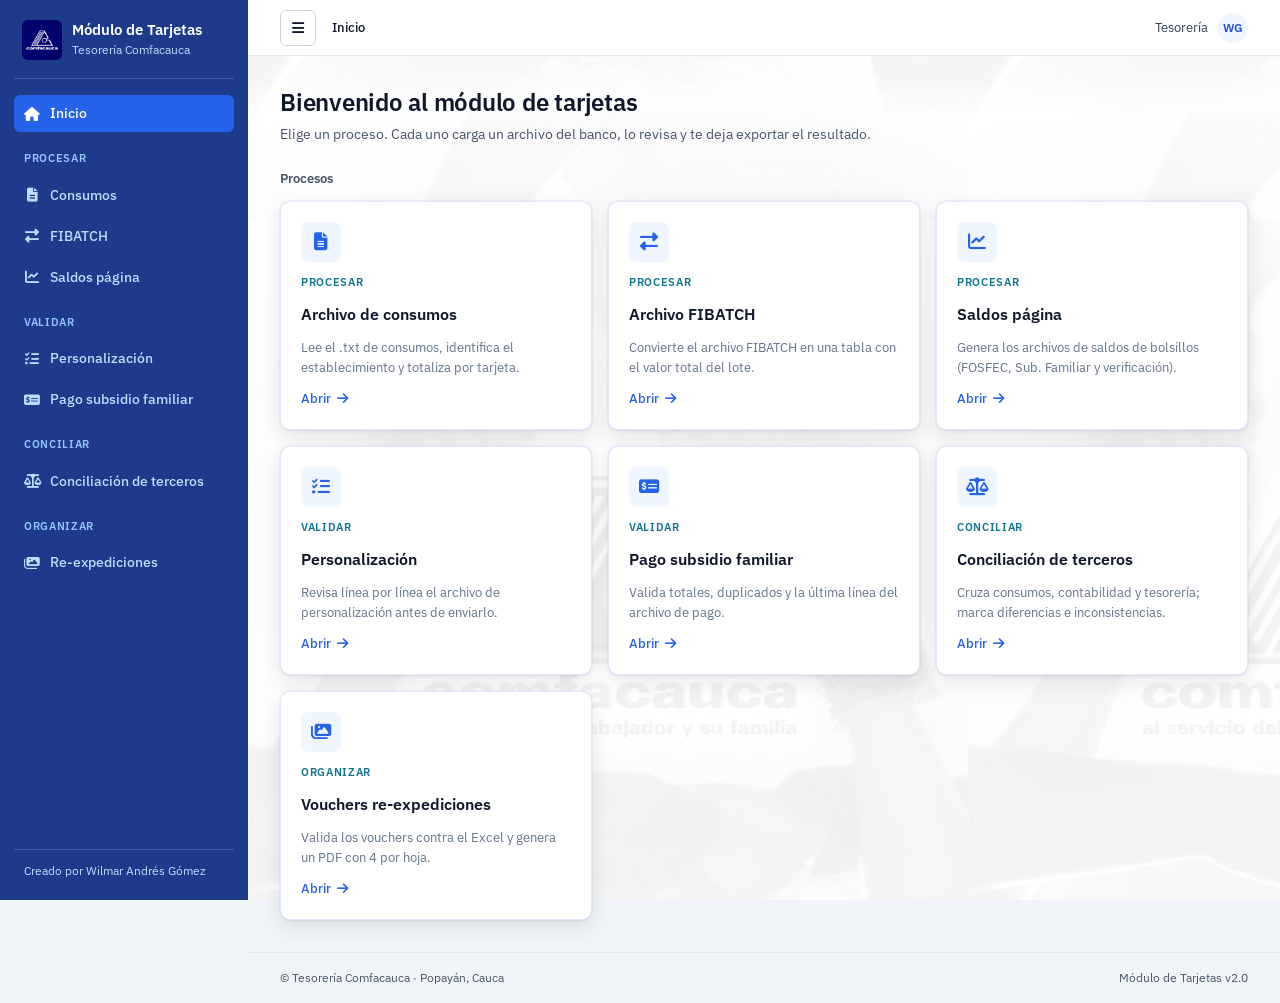
<file: index.html>
<!DOCTYPE html>
<html lang="es">
<head>
<meta charset="UTF-8">
<meta name="viewport" content="width=device-width, initial-scale=1.0">
<title>Inicio | Módulo de Tarjetas</title>
<link rel="apple-touch-icon" sizes="180x180" href="imagen/apple-touch-icon.png">
<link rel="icon" type="image/png" sizes="32x32" href="imagen/favicon-32x32.png">
<link rel="icon" type="image/png" sizes="16x16" href="imagen/favicon-16x16.png">
<link rel="manifest" href="imagen/site.webmanifest">
<link rel="preconnect" href="https://fonts.googleapis.com">
<link href="https://fonts.googleapis.com/css2?family=IBM+Plex+Sans:wght@400;500;600&family=IBM+Plex+Mono:wght@500&display=swap" rel="stylesheet">
<link rel="stylesheet" href="https://cdnjs.cloudflare.com/ajax/libs/font-awesome/6.4.0/css/all.min.css">
<link rel="stylesheet" href="css/app.css">
</head>
<body>
<div class="app">
<aside class="sidebar" aria-label="Navegación principal">
  <a class="sidebar__brand" href="index.html"><img src="imagen/Logo.png" alt="Comfacauca"><div><b>Módulo de Tarjetas</b><span>Tesorería Comfacauca</span></div></a>
  <a class="sidebar__link is-active" aria-current="page" href="index.html"><i class="fa-solid fa-house"></i>Inicio</a>
  <div class="sidebar__group">Procesar</div>
  <a class="sidebar__link" href="Consumos/procesar_consumos.html"><i class="fa-solid fa-file-lines"></i>Consumos</a>
  <a class="sidebar__link" href="Fibatch/procesar_fibatch.html"><i class="fa-solid fa-right-left"></i>FIBATCH</a>
  <a class="sidebar__link" href="SaldosPagina/SaldosPagina.html"><i class="fa-solid fa-chart-line"></i>Saldos página</a>
  <div class="sidebar__group">Validar</div>
  <a class="sidebar__link" href="ValidarArchivosPersonalizacion/validarPersonalizacion.html"><i class="fa-solid fa-list-check"></i>Personalización</a>
  <a class="sidebar__link" href="ValidarArchivoPago/validarArchivoPago.html"><i class="fa-solid fa-money-check-dollar"></i>Pago subsidio familiar</a>
  <div class="sidebar__group">Conciliar</div>
  <a class="sidebar__link" href="Conciliacion/index.html"><i class="fa-solid fa-scale-balanced"></i>Conciliación de terceros</a>
  <div class="sidebar__group">Organizar</div>
  <a class="sidebar__link" href="ReexpedicionesVouchers/vouchers.html"><i class="fa-solid fa-images"></i>Re-expediciones</a>
  <div class="sidebar__foot">Creado por Wilmar Andrés Gómez</div>
</aside>
<div class="main">
  <header class="topbar"><nav class="breadcrumb"><b>Inicio</b></nav><div class="topbar__user">Tesorería <span class="avatar">WG</span></div></header>
  <main class="content">
    <div class="page-head"><div><h1>Bienvenido al módulo de tarjetas</h1><p>Elige un proceso. Cada uno carga un archivo del banco, lo revisa y te deja exportar el resultado.</p></div></div>
    <p class="section-title">Procesos</p>
    <div class="module-grid">
      <a class="card module-card" href="Consumos/procesar_consumos.html"><span class="module-card__icon"><i class="fa-solid fa-file-lines"></i></span><span class="module-card__tag">Procesar</span><h3>Archivo de consumos</h3><p>Lee el .txt de consumos, identifica el establecimiento y totaliza por tarjeta.</p><span class="module-card__go">Abrir <i class="fa-solid fa-arrow-right"></i></span></a>
      <a class="card module-card" href="Fibatch/procesar_fibatch.html"><span class="module-card__icon"><i class="fa-solid fa-right-left"></i></span><span class="module-card__tag">Procesar</span><h3>Archivo FIBATCH</h3><p>Convierte el archivo FIBATCH en una tabla con el valor total del lote.</p><span class="module-card__go">Abrir <i class="fa-solid fa-arrow-right"></i></span></a>
      <a class="card module-card" href="SaldosPagina/SaldosPagina.html"><span class="module-card__icon"><i class="fa-solid fa-chart-line"></i></span><span class="module-card__tag">Procesar</span><h3>Saldos página</h3><p>Genera los archivos de saldos de bolsillos (FOSFEC, Sub. Familiar y verificación).</p><span class="module-card__go">Abrir <i class="fa-solid fa-arrow-right"></i></span></a>
      <a class="card module-card" href="ValidarArchivosPersonalizacion/validarPersonalizacion.html"><span class="module-card__icon"><i class="fa-solid fa-list-check"></i></span><span class="module-card__tag">Validar</span><h3>Personalización</h3><p>Revisa línea por línea el archivo de personalización antes de enviarlo.</p><span class="module-card__go">Abrir <i class="fa-solid fa-arrow-right"></i></span></a>
      <a class="card module-card" href="ValidarArchivoPago/validarArchivoPago.html"><span class="module-card__icon"><i class="fa-solid fa-money-check-dollar"></i></span><span class="module-card__tag">Validar</span><h3>Pago subsidio familiar</h3><p>Valida totales, duplicados y la última línea del archivo de pago.</p><span class="module-card__go">Abrir <i class="fa-solid fa-arrow-right"></i></span></a>
      <a class="card module-card" href="Conciliacion/index.html"><span class="module-card__icon"><i class="fa-solid fa-scale-balanced"></i></span><span class="module-card__tag">Conciliar</span><h3>Conciliación de terceros</h3><p>Cruza consumos, contabilidad y tesorería; marca diferencias e inconsistencias.</p><span class="module-card__go">Abrir <i class="fa-solid fa-arrow-right"></i></span></a>
      <a class="card module-card" href="ReexpedicionesVouchers/vouchers.html"><span class="module-card__icon"><i class="fa-solid fa-images"></i></span><span class="module-card__tag">Organizar</span><h3>Vouchers re-expediciones</h3><p>Valida los vouchers contra el Excel y genera un PDF con 4 por hoja.</p><span class="module-card__go">Abrir <i class="fa-solid fa-arrow-right"></i></span></a>
    </div>
  </main>
  <footer class="footer"><span>© Tesorería Comfacauca · Popayán, Cauca</span><span>Módulo de Tarjetas v2.0</span></footer>
</div>
</div>
<script src="css/layout.js"></script>
</body>
</html>
</file>
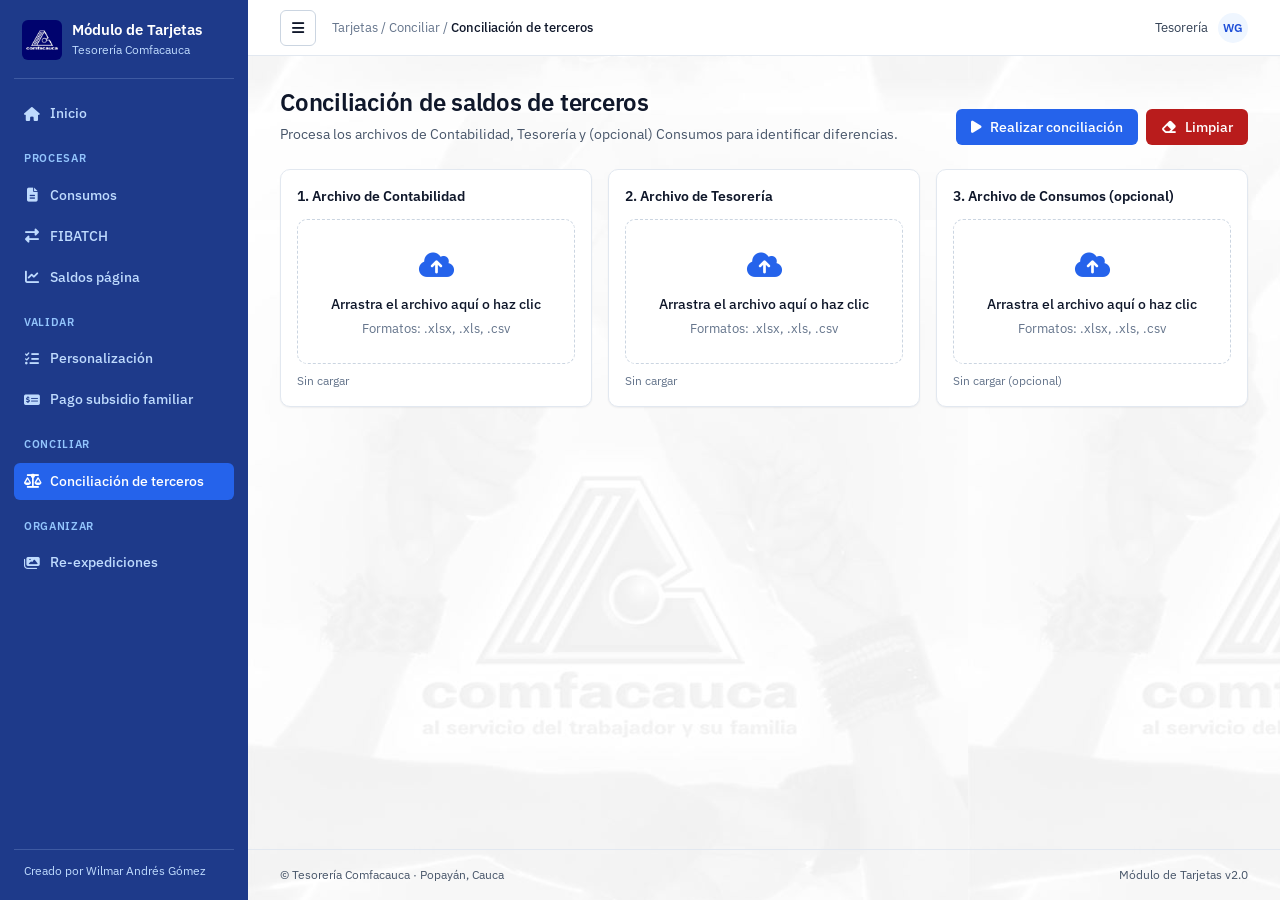
<file: Conciliacion/index.html>
<!DOCTYPE html>
<html lang="es">
<head>
<meta charset="UTF-8">
<meta name="viewport" content="width=device-width, initial-scale=1.0">
<title>Conciliación de terceros | Módulo de Tarjetas</title>
<link rel="apple-touch-icon" sizes="180x180" href="../imagen/apple-touch-icon.png">
<link rel="icon" type="image/png" sizes="32x32" href="../imagen/favicon-32x32.png">
<link rel="icon" type="image/png" sizes="16x16" href="../imagen/favicon-16x16.png">
<link rel="manifest" href="../imagen/site.webmanifest">
<link rel="preconnect" href="https://fonts.googleapis.com">
<link href="https://fonts.googleapis.com/css2?family=IBM+Plex+Sans:wght@400;500;600&family=IBM+Plex+Mono:wght@500&display=swap" rel="stylesheet">
<link rel="stylesheet" href="https://cdnjs.cloudflare.com/ajax/libs/font-awesome/6.4.0/css/all.min.css">
<link rel="stylesheet" href="../css/app.css">
</head>
<body>
<div class="app">
<aside class="sidebar" aria-label="Navegación principal">
  <a class="sidebar__brand" href="../index.html"><img src="../imagen/Logo.png" alt="Comfacauca"><div><b>Módulo de Tarjetas</b><span>Tesorería Comfacauca</span></div></a>
  <a class="sidebar__link" href="../index.html"><i class="fa-solid fa-house"></i>Inicio</a>
  <div class="sidebar__group">Procesar</div>
  <a class="sidebar__link" href="../Consumos/procesar_consumos.html"><i class="fa-solid fa-file-lines"></i>Consumos</a>
  <a class="sidebar__link" href="../Fibatch/procesar_fibatch.html"><i class="fa-solid fa-right-left"></i>FIBATCH</a>
  <a class="sidebar__link" href="../SaldosPagina/SaldosPagina.html"><i class="fa-solid fa-chart-line"></i>Saldos página</a>
  <div class="sidebar__group">Validar</div>
  <a class="sidebar__link" href="../ValidarArchivosPersonalizacion/validarPersonalizacion.html"><i class="fa-solid fa-list-check"></i>Personalización</a>
  <a class="sidebar__link" href="../ValidarArchivoPago/validarArchivoPago.html"><i class="fa-solid fa-money-check-dollar"></i>Pago subsidio familiar</a>
  <div class="sidebar__group">Conciliar</div>
  <a class="sidebar__link is-active" aria-current="page" href="../Conciliacion/index.html"><i class="fa-solid fa-scale-balanced"></i>Conciliación de terceros</a>
  <div class="sidebar__group">Organizar</div>
  <a class="sidebar__link" href="../ReexpedicionesVouchers/vouchers.html"><i class="fa-solid fa-images"></i>Re-expediciones</a>
  <div class="sidebar__foot">Creado por Wilmar Andrés Gómez</div>
</aside>
<div class="main">
  <header class="topbar"><nav class="breadcrumb"><a href="../index.html">Tarjetas</a> / Conciliar / <b>Conciliación de terceros</b></nav><div class="topbar__user">Tesorería <span class="avatar">WG</span></div></header>
  <main class="content">
    <div class="page-head">
      <div><h1>Conciliación de saldos de terceros</h1><p>Procesa los archivos de Contabilidad, Tesorería y (opcional) Consumos para identificar diferencias.</p></div>
      <div class="page-head__actions">
        <button id="btnProcesar" class="btn btn--primary"><i class="fa-solid fa-play"></i>Realizar conciliación</button>
        <button id="btnReiniciar" class="btn btn--danger"><i class="fa-solid fa-eraser"></i>Limpiar</button>
        <button id="btnDescargar" class="btn btn--secondary" hidden><i class="fa-solid fa-download"></i>Descargar reporte</button>
      </div>
    </div>

    <div class="upload-grid">
        <article class="card upload-card" id="card-contabilidad">
          <div class="card-header"><h2>1. Archivo de Contabilidad</h2></div>
          <label id="dropZone-contabilidad" class="dropzone" for="inputContabilidad">
            <div class="dropzone__icon"><i class="fa-solid fa-cloud-arrow-up"></i></div>
            <p class="drop-title dropzone__title">Arrastra el archivo aquí o haz clic</p>
            <p class="drop-subtitle dropzone__hint">Formatos: .xlsx, .xls, .csv</p>
          </label>
          <input type="file" id="inputContabilidad" accept=".xlsx,.xls,.csv" class="file-input" style="display: none;">
          <p id="estado-contabilidad" class="file-status">Sin cargar</p>
        </article>
        <article class="card upload-card" id="card-tesoreria">
          <div class="card-header"><h2>2. Archivo de Tesorería</h2></div>
          <label id="dropZone-tesoreria" class="dropzone" for="inputTesoreria">
            <div class="dropzone__icon"><i class="fa-solid fa-cloud-arrow-up"></i></div>
            <p class="drop-title dropzone__title">Arrastra el archivo aquí o haz clic</p>
            <p class="drop-subtitle dropzone__hint">Formatos: .xlsx, .xls, .csv</p>
          </label>
          <input type="file" id="inputTesoreria" accept=".xlsx,.xls,.csv" class="file-input" style="display: none;">
          <p id="estado-tesoreria" class="file-status">Sin cargar</p>
        </article>
        <article class="card upload-card" id="card-consumos">
          <div class="card-header"><h2>3. Archivo de Consumos (opcional)</h2></div>
          <label id="dropZone-consumos" class="dropzone" for="inputConsumos">
            <div class="dropzone__icon"><i class="fa-solid fa-cloud-arrow-up"></i></div>
            <p class="drop-title dropzone__title">Arrastra el archivo aquí o haz clic</p>
            <p class="drop-subtitle dropzone__hint">Formatos: .xlsx, .xls, .csv</p>
          </label>
          <input type="file" id="inputConsumos" accept=".xlsx,.xls,.csv" class="file-input" style="display: none;">
          <p id="estado-consumos" class="file-status">Sin cargar (opcional)</p>
        </article>
    </div>

    <section id="resumenSection" class="card section-card" hidden>
      <h2>Resumen de resultados</h2>
      <div class="summary-grid">
        <div class="summary-item"><span>Contabilidad</span><strong id="resumenTercerosCont">0</strong></div>
        <div class="summary-item"><span>Tesorería</span><strong id="resumenTercerosTes">0</strong></div>
        <div class="summary-item"><span>Conciliados</span><strong id="resumenConciliados">0</strong></div>
        <div class="summary-item"><span>Diferencias</span><strong id="resumenDiferencias">0</strong></div>
        <div class="summary-item"><span>Consumos procesados</span><strong id="resumenConsumos">0</strong></div>
        <div class="summary-item"><span>Valor consumos</span><strong id="resumenValorConsumos">$0</strong></div>
        <div class="summary-item"><span>Inconsistencias</span><strong id="resumenInconsistencias">0</strong></div>
      </div>
    </section>

    <section id="inconsistenciasSection" class="card section-card" hidden>
      <h2>Inconsistencias y alertas</h2>
      <div class="table-responsive">
        <table class="table table-sm" id="tablaInconsistencias">
          <thead><tr><th>Tipo</th><th>Documento</th><th>Tarjeta</th><th>Detalle</th></tr></thead>
          <tbody id="tablaInconsistenciasBody"></tbody>
        </table>
      </div>
    </section>

    <section id="resultadosSection" class="card section-card" hidden>
      <div class="section-header"><h2>Tabla de resultados</h2></div>
      <div class="filters">
        <input type="text" id="buscarDocumento" placeholder="Buscar documento">
        <input type="text" id="buscarNombre" placeholder="Buscar nombre">
        <input type="text" id="buscarTarjeta" placeholder="Buscar tarjeta">
      </div>
      <div class="table-responsive">
        <table id="tablaResultados" class="table">
          <thead>
            <tr>
              <th data-sort="documento">Documento</th>
              <th data-sort="nombre">Apellidos y nombres</th>
              <th data-sort="tarjeta">No. tarjeta</th>
              <th data-sort="saldoContabilidad" class="text-end">Saldo contabilidad</th>
              <th data-sort="consumos" class="text-end">Consumos</th>
              <th data-sort="saldoAjustado" class="text-end">Saldo con ajuste</th>
              <th data-sort="saldoTesoreria" class="text-end">Saldo tesorería</th>
              <th data-sort="diferencia" class="text-end">Diferencia</th>
              <th data-sort="estado">Estado</th>
            </tr>
          </thead>
          <tbody id="tablaResultadosBody"></tbody>
        </table>
      </div>
      <p class="table-count" id="resultadosCount"></p>
    </section>
  </main>
  <footer class="footer"><span>© Tesorería Comfacauca · Popayán, Cauca</span><span>Módulo de Tarjetas v2.0</span></footer>
</div>
</div>
<div id="overlayProcesando" class="overlay" hidden>
  <div class="overlay__box overlay-content"><div class="spinner"></div><p>Trabajando, por favor espera…</p></div>
</div>

<div id="toastContainer" class="toast-container"></div>

<script src="https://cdn.sheetjs.com/xlsx-0.20.3/package/dist/xlsx.full.min.js"></script>
<script src="js/ui.js"></script>
<script src="js/excel.js"></script>
<script src="js/conciliacion.js"></script>
<script src="js/app.js"></script>
<script>
        const zonas = [
            { drop: 'dropZone-contabilidad', input: 'inputContabilidad' },
            { drop: 'dropZone-tesoreria', input: 'inputTesoreria' },
            { drop: 'dropZone-consumos', input: 'inputConsumos' }
        ];

        zonas.forEach(z => {
            const dropZone = document.getElementById(z.drop);
            const input = document.getElementById(z.input);

            ['dragenter', 'dragover'].forEach(ev => {
                dropZone.addEventListener(ev, (e) => {
                    e.preventDefault();
                    e.stopPropagation();
                    dropZone.classList.add('dragover');
                });
            });

            ['dragleave', 'drop'].forEach(ev => {
                dropZone.addEventListener(ev, (e) => {
                    e.preventDefault();
                    e.stopPropagation();
                    dropZone.classList.remove('dragover');
                });
            });

            dropZone.addEventListener('drop', (e) => {
                const file = e.dataTransfer.files[0];
                if (file) {
                    const dataTransfer = new DataTransfer();
                    dataTransfer.items.add(file);
                    input.files = dataTransfer.files;
                    input.dispatchEvent(new Event('change'));
                    dropZone.classList.add('file-loaded');
                    dropZone.querySelector('.drop-title').innerHTML = `<i class="fas fa-check-circle"></i> ${file.name}`;
                    setTimeout(() => dropZone.classList.remove('file-loaded'), 1000);
                }
            });
        });

        function scrollToBottom() { window.scrollTo({ top: document.body.scrollHeight, behavior: 'smooth' }); }
        function scrollToTop() { window.scrollTo({ top: 0, behavior: 'smooth' }); }
    </script>
<script src="../css/dropzone.js"></script>
<script src="../css/layout.js"></script>
</body>
</html>
</file>
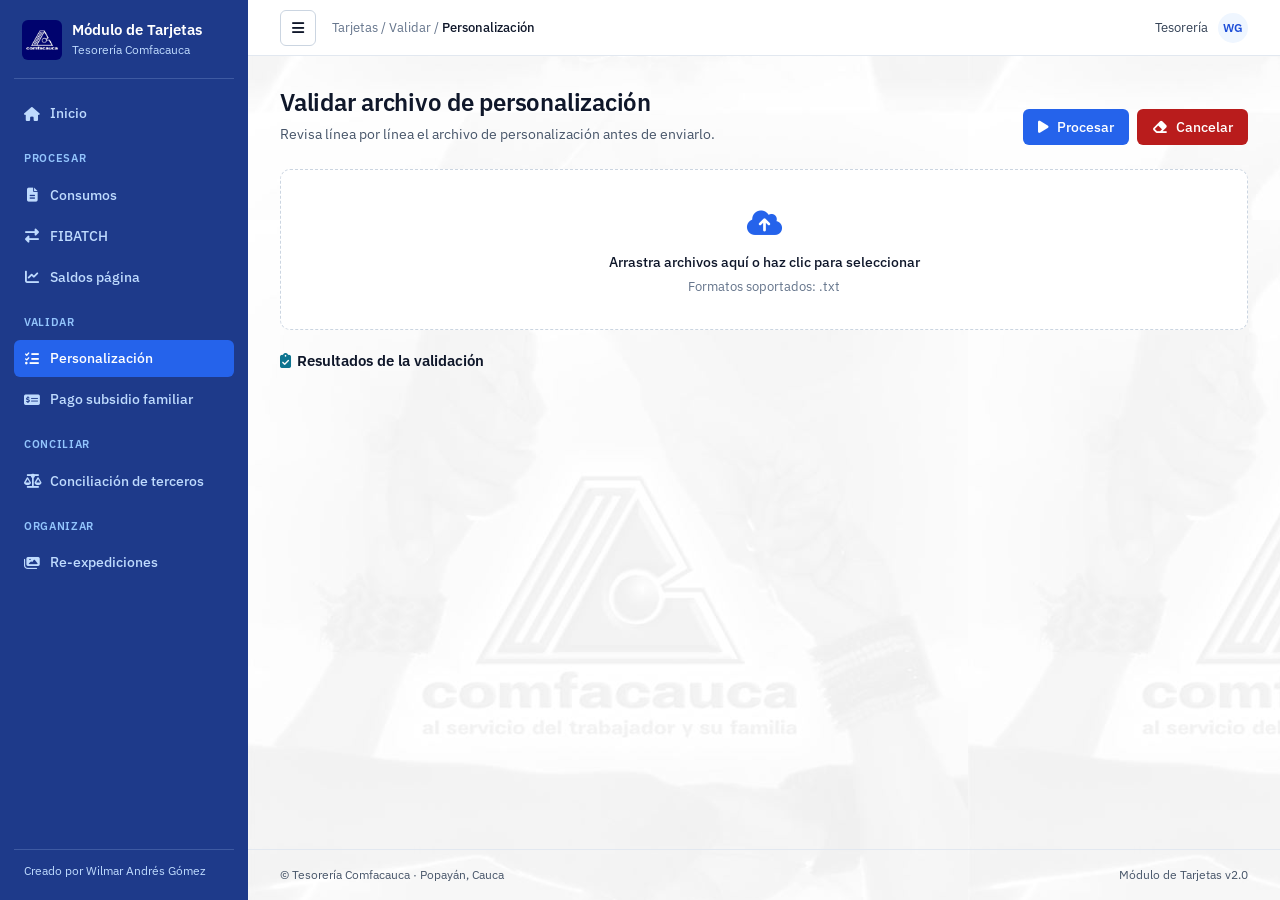
<file: ValidarArchivosPersonalizacion/validarPersonalizacion.html>
<!DOCTYPE html>
<html lang="es">
<head>
<meta charset="UTF-8">
<meta name="viewport" content="width=device-width, initial-scale=1.0">
<title>Validar personalización | Módulo de Tarjetas</title>
<link rel="apple-touch-icon" sizes="180x180" href="../imagen/apple-touch-icon.png">
<link rel="icon" type="image/png" sizes="32x32" href="../imagen/favicon-32x32.png">
<link rel="icon" type="image/png" sizes="16x16" href="../imagen/favicon-16x16.png">
<link rel="manifest" href="../imagen/site.webmanifest">
<link rel="preconnect" href="https://fonts.googleapis.com">
<link href="https://fonts.googleapis.com/css2?family=IBM+Plex+Sans:wght@400;500;600&family=IBM+Plex+Mono:wght@500&display=swap" rel="stylesheet">
<link rel="stylesheet" href="https://cdnjs.cloudflare.com/ajax/libs/font-awesome/6.4.0/css/all.min.css">
<link rel="stylesheet" href="../css/app.css">
</head>
<body>
<div class="app">
<aside class="sidebar" aria-label="Navegación principal">
  <a class="sidebar__brand" href="../index.html"><img src="../imagen/Logo.png" alt="Comfacauca"><div><b>Módulo de Tarjetas</b><span>Tesorería Comfacauca</span></div></a>
  <a class="sidebar__link" href="../index.html"><i class="fa-solid fa-house"></i>Inicio</a>
  <div class="sidebar__group">Procesar</div>
  <a class="sidebar__link" href="../Consumos/procesar_consumos.html"><i class="fa-solid fa-file-lines"></i>Consumos</a>
  <a class="sidebar__link" href="../Fibatch/procesar_fibatch.html"><i class="fa-solid fa-right-left"></i>FIBATCH</a>
  <a class="sidebar__link" href="../SaldosPagina/SaldosPagina.html"><i class="fa-solid fa-chart-line"></i>Saldos página</a>
  <div class="sidebar__group">Validar</div>
  <a class="sidebar__link is-active" aria-current="page" href="../ValidarArchivosPersonalizacion/validarPersonalizacion.html"><i class="fa-solid fa-list-check"></i>Personalización</a>
  <a class="sidebar__link" href="../ValidarArchivoPago/validarArchivoPago.html"><i class="fa-solid fa-money-check-dollar"></i>Pago subsidio familiar</a>
  <div class="sidebar__group">Conciliar</div>
  <a class="sidebar__link" href="../Conciliacion/index.html"><i class="fa-solid fa-scale-balanced"></i>Conciliación de terceros</a>
  <div class="sidebar__group">Organizar</div>
  <a class="sidebar__link" href="../ReexpedicionesVouchers/vouchers.html"><i class="fa-solid fa-images"></i>Re-expediciones</a>
  <div class="sidebar__foot">Creado por Wilmar Andrés Gómez</div>
</aside>
<div class="main">
  <header class="topbar"><nav class="breadcrumb"><a href="../index.html">Tarjetas</a> / Validar / <b>Personalización</b></nav><div class="topbar__user">Tesorería <span class="avatar">WG</span></div></header>
  <main class="content">
    <div class="page-head">
      <div><h1>Validar archivo de personalización</h1><p>Revisa línea por línea el archivo de personalización antes de enviarlo.</p></div>
      <div class="page-head__actions">
        <button id="processButton" class="btn btn--primary"><i class="fa-solid fa-play"></i>Procesar</button>
        <button id="clearButton" class="btn btn--danger"><i class="fa-solid fa-eraser"></i>Cancelar</button>
      </div>
    </div>

    <div id="dropZone" class="dropzone" tabindex="0" role="button" aria-label="Cargar archivo">
      <div class="dropzone__icon"><i class="fa-solid fa-cloud-arrow-up"></i></div>
      <p class="drop-title dropzone__title">Arrastra archivos aquí o haz clic para seleccionar</p>
      <p class="drop-subtitle dropzone__hint">Formatos soportados: .txt</p>
      <input type="file" id="fileInput" class="file-input" accept=".txt" hidden>
    </div>

    <div class="results-container">
      <h2><i class="fa-solid fa-clipboard-check"></i>Resultados de la validación</h2>
      <div id="output" class="output"></div>
    </div>
  </main>
  <footer class="footer"><span>© Tesorería Comfacauca · Popayán, Cauca</span><span>Módulo de Tarjetas v2.0</span></footer>
</div>
</div>
<script src="script.js"></script>
<script>
        // Lógica Drag & Drop
        const dropZone = document.getElementById('dropZone');
        const fileInput = document.getElementById('fileInput');

        ['dragenter', 'dragover'].forEach(eventName => {
            dropZone.addEventListener(eventName, (e) => {
                e.preventDefault();
                e.stopPropagation();
                dropZone.classList.add('dragover');
            }, false);
        });

        ['dragleave', 'drop'].forEach(eventName => {
            dropZone.addEventListener(eventName, (e) => {
                e.preventDefault();
                e.stopPropagation();
                dropZone.classList.remove('dragover');
            }, false);
        });

        dropZone.addEventListener('drop', (e) => {
            const file = e.dataTransfer.files[0];
            if (file) {
                fileInput.files = e.dataTransfer.files;
                dropZone.classList.add('file-loaded');
                dropZone.querySelector('.drop-title').innerHTML = `<i class="fas fa-check-circle"></i> ${file.name}`;
                setTimeout(() => dropZone.classList.remove('file-loaded'), 1000);
            }
        });

        // Click en la zona para abrir selector
        dropZone.addEventListener('click', () => fileInput.click());

        // Mostrar nombre del archivo seleccionado
        fileInput.addEventListener('change', () => {
            if (fileInput.files.length > 0) {
                dropZone.classList.add('file-loaded');
                const fileName = fileInput.files[0].name;
                dropZone.querySelector('.drop-title').innerHTML = `<i class="fas fa-check-circle"></i> ${fileName}`;
                setTimeout(() => dropZone.classList.remove('file-loaded'), 1000);
            }
        });

        // Funciones de scroll
        function scrollToBottom() {
            window.scrollTo({ top: document.body.scrollHeight, behavior: 'smooth' });
        }

        function scrollToTop() {
            window.scrollTo({ top: 0, behavior: 'smooth' });
        }
    </script>
<script src="../css/dropzone.js"></script>
<script src="../css/layout.js"></script>
</body>
</html>
</file>
<file: css/app.css>
@import url('https://fonts.googleapis.com/css2?family=Source+Sans+3:wght@400;600;700&display=swap');
/* =========================================================
   Módulo de Tarjetas · Tesorería Comfacauca
   Propuesta de rediseño v2 — hoja de estilos compartida
   Fuentes: IBM Plex Sans 400/500/600 + IBM Plex Mono 500 (Google Fonts)
   Íconos: Font Awesome 6.4.0 (cdnjs)
   ========================================================= */

:root {
  /* Marca */
  --c-navy: #1e3a8a;          /* barra lateral, identidad */
  --c-primary: #2563eb;       /* acción primaria (blanco encima 5.2:1) */
  --c-primary-hover: #1d4ed8; /* hover primario (blanco encima 6.7:1) */
  --c-accent: #0e7490;        /* íconos/etiquetas de acento (5.4:1 sobre blanco) */
  --c-accent-line: #06b6d4;   /* solo líneas decorativas, nunca texto */

  /* Neutros */
  --c-bg: #f1f5f9;
  --c-surface: #ffffff;
  --c-surface-alt: #f8fafc;   /* encabezados de tabla, hover de filas */
  --c-border: #e2e8f0;
  --c-border-strong: #cbd5e1; /* bordes de inputs y botones secundarios */
  --c-ink: #0f172a;           /* títulos y cifras */
  --c-text: #334155;          /* texto corrido */
  --c-muted: #475569;         /* secundario sobre --c-bg */
  --c-muted-2: #64748b;       /* secundario SOLO sobre blanco */

  /* Barra lateral */
  --c-side-text: #bfdbfe;     /* 7.3:1 sobre navy */
  --c-side-label: #93c5fd;    /* 5.7:1 sobre navy */
  --c-side-line: rgba(191, 219, 254, .2);

  /* Estados (texto sobre su fondo, todos AA) */
  --c-ok: #047857;   --c-ok-bg: #ecfdf5;
  --c-err: #b91c1c;  --c-err-bg: #fef2f2;
  --c-warn: #b45309; --c-warn-bg: #fffbeb;
  --c-info: #1d4ed8; --c-info-bg: #eff6ff;

  /* Tipografía */
  --f-sans: "IBM Plex Sans", system-ui, -apple-system, "Segoe UI", sans-serif;
  --f-data: "Source Sans 3", "Source Sans Pro", system-ui, sans-serif;
  --f-mono: "IBM Plex Mono", ui-monospace, "Cascadia Mono", monospace;
  --fs-xs: 12px; --fs-sm: 13px; --fs-base: 14px; --fs-md: 16px; --fs-lg: 20px; --fs-xl: 24px; --fs-2xl: 32px;

  /* Espaciado (retícula de 4px) */
  --s-1: 4px; --s-2: 8px; --s-3: 12px; --s-4: 16px; --s-6: 24px; --s-8: 32px; --s-12: 48px;

  /* Forma y elevación */
  --r-control: 6px; --r-card: 10px; --r-full: 999px;
  --sh-card: 0 1px 2px rgba(15, 23, 42, .06);
  --sh-pop: 0 10px 30px rgba(15, 23, 42, .15);
  --focus: 0 0 0 2px var(--c-surface), 0 0 0 4px var(--c-primary);

  --sidebar-w: 248px;
  --topbar-h: 56px;
}

* { box-sizing: border-box; }
html, body { margin: 0; }
body {
  font-family: var(--f-sans);
  font-size: var(--fs-base);
  line-height: 1.5;
  color: var(--c-text);
  background: var(--c-bg);
}
[hidden] { display: none !important; }
:focus-visible { outline: none; box-shadow: var(--focus); border-radius: var(--r-control); }
.mono { font-family: var(--f-mono); font-variant-numeric: tabular-nums; }
.num { text-align: right; font-family: var(--f-mono); font-variant-numeric: tabular-nums; }

/* ================= Marco de la aplicación ================= */
.app { display: grid; grid-template-columns: var(--sidebar-w) 1fr; min-height: 100vh; }

.sidebar {
  background: var(--c-navy); color: var(--c-side-text);
  padding: 20px 14px; display: flex; flex-direction: column; gap: var(--s-1);
  position: sticky; top: 0; height: 100vh; overflow-y: auto;
}
.sidebar__brand { display: flex; align-items: center; gap: 10px; padding: 0 8px 18px; margin-bottom: var(--s-3); border-bottom: 1px solid var(--c-side-line); text-decoration: none; }
.sidebar__brand img { width: 40px; height: 40px; border-radius: var(--r-control); }
.sidebar__brand b { display: block; color: #fff; font-weight: 600; font-size: 15px; line-height: 1.2; }
.sidebar__brand span { font-size: var(--fs-xs); color: var(--c-side-text); }
.sidebar__group { font-size: 11px; font-weight: 600; letter-spacing: .06em; text-transform: uppercase; color: var(--c-side-label); padding: 14px 10px 6px; }
.sidebar__link { display: flex; align-items: center; gap: 10px; padding: 8px 10px; border-radius: var(--r-control); color: var(--c-side-text); text-decoration: none; font-weight: 500; transition: background-color .15s; }
.sidebar__link i { width: 16px; text-align: center; }
.sidebar__link:hover { background: rgba(255, 255, 255, .08); color: #fff; }
.sidebar__link.is-active { background: var(--c-primary); color: #fff; }
.sidebar__foot { margin-top: auto; font-size: var(--fs-xs); padding: 12px 10px 0; border-top: 1px solid var(--c-side-line); }

.main { min-width: 0; display: flex; flex-direction: column; }
.topbar { height: var(--topbar-h); background: var(--c-surface); border-bottom: 1px solid var(--c-border); display: flex; align-items: center; justify-content: space-between; padding: 0 var(--s-8); }
.breadcrumb { color: var(--c-muted-2); font-size: var(--fs-sm); }
.breadcrumb a { color: inherit; text-decoration: none; }
.breadcrumb b { color: var(--c-ink); font-weight: 500; }
.topbar__user { display: flex; align-items: center; gap: 10px; font-size: var(--fs-sm); }
.avatar { width: 30px; height: 30px; border-radius: 50%; background: var(--c-info-bg); color: var(--c-info); display: grid; place-items: center; font-weight: 600; font-size: var(--fs-xs); }
.content { padding: 28px var(--s-8) var(--s-8); flex: 1; }
.footer { padding: var(--s-4) var(--s-8); font-size: var(--fs-xs); color: var(--c-muted); border-top: 1px solid var(--c-border); display: flex; justify-content: space-between; }

/* ================= Encabezado de página ================= */
.page-head { display: flex; justify-content: space-between; align-items: flex-end; gap: var(--s-6); margin-bottom: var(--s-6); }
.page-head h1 { font-size: var(--fs-xl); font-weight: 600; color: var(--c-ink); margin: 0 0 var(--s-1); letter-spacing: -.01em; }
.page-head p { margin: 0; color: var(--c-muted); }
.page-head > div:first-child { min-width: 0; }
.page-head__actions { display: flex; gap: var(--s-2); flex-wrap: wrap; flex-shrink: 0; justify-content: flex-end; }
.section-title { font-size: var(--fs-sm); font-weight: 600; color: var(--c-muted); margin: 0 0 var(--s-3); }

/* ================= Botones ================= */
.btn { font: inherit; font-weight: 500; font-size: var(--fs-base); height: 36px; padding: 0 14px; border-radius: var(--r-control); display: inline-flex; align-items: center; gap: var(--s-2); border: 1px solid transparent; cursor: pointer; text-decoration: none; transition: background-color .15s, border-color .15s; white-space: nowrap; }
.btn:disabled { opacity: .5; cursor: not-allowed; }
.btn--primary { background: var(--c-primary); color: #fff; }
.btn--primary:hover:not(:disabled) { background: var(--c-primary-hover); }
.btn--secondary { background: var(--c-surface); color: var(--c-ink); border-color: var(--c-border-strong); }
.btn--secondary:hover:not(:disabled) { background: var(--c-surface-alt); }
.btn--danger-ghost { background: transparent; color: var(--c-err); }
.btn--danger-ghost:hover:not(:disabled) { background: var(--c-err-bg); }
.btn--danger { background: var(--c-err); color: #fff; }
.btn--danger:hover:not(:disabled) { filter: brightness(.9); }
.actions-sep { width: 1px; align-self: stretch; margin: 4px var(--s-1); background: var(--c-border-strong); }
.btn--excel { background: #1d6f42; color: #fff; }
.btn--excel:hover:not(:disabled) { background: #185c37; }
.btn--csv { background: #6b7280; color: #fff; }
.btn--csv:hover:not(:disabled) { background: #4b5563; }
.btn--excel, .btn--csv, .btn--primary, .btn--danger { transition: transform .18s ease, box-shadow .18s ease, background-color .15s, filter .15s; }
.btn--excel:hover:not(:disabled), .btn--csv:hover:not(:disabled), .btn--primary:hover:not(:disabled), .btn--danger:hover:not(:disabled) { transform: translateY(-3px); box-shadow: 0 6px 12px rgba(0,0,0,.18); }
.btn--excel:active:not(:disabled), .btn--csv:active:not(:disabled), .btn--primary:active:not(:disabled), .btn--danger:active:not(:disabled) { transform: translateY(-1px); }
@media (prefers-reduced-motion: reduce) { .btn { transition: none; transform: none !important; } }
.dropzone.has-file, .dropzone.has-file:hover { border-style: solid; border-color: var(--c-ok); background: var(--c-ok-bg); }
.dropzone.has-file .dropzone__icon, .dropzone.has-file .dropzone__icon i { color: var(--c-ok); }
.dropzone.has-file .dropzone__title { color: var(--c-ok); font-weight: 600; word-break: break-all; }
.copy-btn { font: inherit; width: 28px; height: 28px; margin-left: 6px; border: 0; border-radius: var(--r-control); background: transparent; color: var(--c-muted); cursor: pointer; vertical-align: middle; transition: background-color .15s, color .15s; }
.copy-btn:hover { background: var(--c-surface-alt); color: var(--c-ink); }
.copy-btn.is-copied { color: var(--c-ok); }
.btn--sm { height: 30px; padding: 0 10px; font-size: var(--fs-sm); }

/* ================= Tarjetas ================= */
.card { background: var(--c-surface); border: 1px solid var(--c-border); border-radius: var(--r-card); box-shadow: var(--sh-card); }
.card__body { padding: var(--s-4); }

.module-grid { display: grid; grid-template-columns: repeat(3, 1fr); gap: var(--s-4); }
/* Tarjetas del inicio: flotan sobre la página (sombra en capas + contorno suave) */
.module-card { padding: 20px; display: flex; flex-direction: column; gap: var(--s-3); text-decoration: none; color: inherit; transition: border-color .15s, box-shadow .15s;
  border-color: rgba(37, 99, 235, .14);
  box-shadow: 0 0 0 1px rgba(37, 99, 235, .05), 0 2px 4px rgba(15, 23, 42, .05), 0 8px 24px rgba(15, 23, 42, .09); }
.module-card:hover { border-color: var(--c-primary);
  box-shadow: 0 0 0 1px rgba(37, 99, 235, .12), 0 4px 8px rgba(15, 23, 42, .06), 0 14px 32px rgba(37, 99, 235, .16); }
.module-card__icon { width: 40px; height: 40px; border-radius: 8px; background: var(--c-info-bg); color: var(--c-primary); display: grid; place-items: center; font-size: 18px; }
.module-card__tag { font-size: 11px; font-weight: 600; letter-spacing: .06em; text-transform: uppercase; color: var(--c-accent); }
.module-card h3 { margin: 0; font-size: var(--fs-md); font-weight: 600; color: var(--c-ink); }
.module-card p { margin: 0; color: var(--c-muted-2); font-size: var(--fs-sm); }
.module-card__go { margin-top: auto; font-size: var(--fs-sm); font-weight: 500; color: var(--c-primary); display: flex; align-items: center; gap: 6px; }

/* ================= Pasos ================= */
.steps { display: flex; margin-bottom: 20px; }
.step { display: flex; align-items: center; gap: 10px; flex: 1; font-weight: 500; color: var(--c-muted); }
.step:last-child { flex: 0 0 auto; }
.step__dot { width: 26px; height: 26px; border-radius: 50%; display: grid; place-items: center; font-size: var(--fs-xs); font-weight: 600; border: 1.5px solid var(--c-border-strong); background: var(--c-surface); color: var(--c-muted); }
.step__line { flex: 1; height: 1.5px; background: var(--c-border-strong); margin: 0 var(--s-3); }
.step.is-done, .step.is-current { color: var(--c-ink); }
.step.is-done .step__dot { background: var(--c-ok); border-color: var(--c-ok); color: #fff; }
.step.is-done .step__line { background: var(--c-ok); }
.step.is-current .step__dot { background: var(--c-primary); border-color: var(--c-primary); color: #fff; }

/* ================= Carga de archivo ================= */
.dropzone { border: 1.5px dashed var(--c-border-strong); border-radius: var(--r-card); background: var(--c-surface); padding: var(--s-8) var(--s-6); text-align: center; cursor: pointer; transition: border-color .15s, background-color .15s; margin-bottom: 20px; }
.dropzone:hover, .dropzone.is-dragover { border-color: var(--c-primary); background: var(--c-info-bg); }
.dropzone__icon { font-size: 28px; color: var(--c-primary); margin-bottom: var(--s-2); }
.dropzone__title { font-weight: 500; color: var(--c-ink); margin: 0 0 var(--s-1); }
.dropzone__hint { font-size: var(--fs-sm); color: var(--c-muted-2); margin: 0; }

.file-chip { display: flex; align-items: center; gap: 14px; padding: 14px var(--s-4); margin-bottom: 20px; }
.file-chip__icon { width: 36px; height: 36px; border-radius: 8px; background: var(--c-ok-bg); color: var(--c-ok); display: grid; place-items: center; }
.file-chip b { color: var(--c-ink); font-weight: 500; }
.file-chip small { display: block; color: var(--c-muted-2); font-size: var(--fs-xs); }
.file-chip__remove { margin-left: auto; }

/* ================= Indicadores ================= */
.kpis { display: grid; grid-template-columns: repeat(4, 1fr); gap: var(--s-4); margin-bottom: 20px; }
.kpi { padding: var(--s-4); }
.kpi__label { font-size: var(--fs-xs); font-weight: 500; color: var(--c-muted-2); }
.kpi__value { display: block; font-family: var(--f-data); font-variant-numeric: tabular-nums; font-size: var(--fs-xl); font-weight: 600; color: var(--c-ink); margin: var(--s-1) 0 2px; }
.kpi__note { font-size: var(--fs-xs); color: var(--c-muted-2); }

/* ================= Tabla ================= */
.table-card { overflow: hidden; }
.table-toolbar { display: flex; justify-content: space-between; align-items: center; gap: var(--s-3); padding: var(--s-3) var(--s-4); border-bottom: 1px solid var(--c-border); }
.table-toolbar h2 { font-size: 15px; font-weight: 600; color: var(--c-ink); margin: 0; }
.search { display: flex; align-items: center; gap: var(--s-2); height: 34px; padding: 0 10px; border: 1px solid var(--c-border-strong); border-radius: var(--r-control); color: var(--c-muted-2); width: 280px; background: var(--c-surface); }
.search input { border: 0; outline: 0; font: inherit; font-size: var(--fs-sm); color: var(--c-ink); width: 100%; background: transparent; }
.search:focus-within { border-color: var(--c-primary); box-shadow: var(--focus); }
.table-scroll { overflow: auto; max-height: 70vh; }
.table { width: 100%; border-collapse: collapse; font-size: var(--fs-base); }
.table th { position: sticky; top: 0; z-index: 1; text-align: left; font-size: var(--fs-xs); font-weight: 600; color: var(--c-muted); background: var(--c-surface-alt); padding: 10px var(--s-4); border-bottom: 1px solid var(--c-border); white-space: nowrap; }
.table th[data-sort] { cursor: pointer; user-select: none; }
.table th.sorted-asc::after { content: " \2191"; color: var(--c-primary); }
.table th.sorted-desc::after { content: " \2193"; color: var(--c-primary); }
.table td { padding: 10px var(--s-4); border-bottom: 1px solid var(--c-border); color: var(--c-text); }
.table tbody tr:hover td { background: var(--c-surface-alt); }
.table .num, .table th.num { text-align: right; }
.table td.idx { color: var(--c-muted-2); font-family: var(--f-mono); }
.table tfoot td { font-weight: 600; color: var(--c-ink); background: var(--c-surface-alt); border-bottom: 0; }
.table tr.row-warn td { background: var(--c-warn-bg); }
.table tr.row-err td { background: var(--c-err-bg); }
.pagination { display: flex; justify-content: space-between; align-items: center; padding: 10px var(--s-4); font-size: var(--fs-sm); color: var(--c-muted-2); border-top: 1px solid var(--c-border); }

/* ================= Estados ================= */
.badge { display: inline-flex; align-items: center; gap: 6px; font-size: var(--fs-xs); font-weight: 500; padding: 2px 8px; border-radius: var(--r-full); white-space: nowrap; }
.badge--ok { background: var(--c-ok-bg); color: var(--c-ok); }
.badge--err { background: var(--c-err-bg); color: var(--c-err); }
.badge--warn { background: var(--c-warn-bg); color: var(--c-warn); }
.badge--info { background: var(--c-info-bg); color: var(--c-info); }

.alert { display: flex; gap: var(--s-3); align-items: flex-start; padding: var(--s-3) var(--s-4); border-radius: var(--r-card); border: 1px solid; font-size: var(--fs-base); margin-bottom: var(--s-3); }
.alert--ok { background: var(--c-ok-bg); color: var(--c-ok); border-color: #a7f3d0; }
.alert--err { background: var(--c-err-bg); color: var(--c-err); border-color: #fecaca; }
.alert--warn { background: var(--c-warn-bg); color: var(--c-warn); border-color: #fde68a; }
.alert--info { background: var(--c-info-bg); color: var(--c-info); border-color: #bfdbfe; }

.toasts { position: fixed; top: 16px; right: 16px; z-index: 50; display: flex; flex-direction: column; gap: var(--s-2); max-width: 360px; }
.toast { display: flex; gap: 10px; align-items: flex-start; background: var(--c-surface); border: 1px solid var(--c-border); border-left-width: 1px; border-radius: var(--r-card); box-shadow: var(--sh-pop); padding: var(--s-3) 14px; font-size: var(--fs-sm); color: var(--c-ink); transition: opacity .2s; }
.toast i { margin-top: 2px; }
.toast--ok i { color: var(--c-ok); } .toast--err i { color: var(--c-err); } .toast--warn i { color: var(--c-warn); } .toast--info i { color: var(--c-info); }
.toast.is-leaving { opacity: 0; }

.overlay { position: fixed; inset: 0; background: rgba(15, 23, 42, .45); display: grid; place-items: center; z-index: 60; }
.overlay__box { background: var(--c-surface); border-radius: var(--r-card); box-shadow: var(--sh-pop); padding: var(--s-6) var(--s-8); text-align: center; color: var(--c-ink); font-weight: 500; }
.spinner { width: 36px; height: 36px; border: 4px solid var(--c-border); border-top-color: var(--c-primary); border-radius: 50%; margin: 0 auto var(--s-3); animation: spin .8s linear infinite; }
@keyframes spin { to { transform: rotate(360deg); } }
@media (prefers-reduced-motion: reduce) { .spinner { animation-duration: 2s; } * { transition: none !important; } }

/* ================= Responsive ================= */
@media (max-width: 1100px) {
  .module-grid { grid-template-columns: repeat(2, 1fr); }
  .kpis { grid-template-columns: repeat(2, 1fr); }
}
@media (max-width: 860px) {
  .app { grid-template-columns: 1fr; }
  .sidebar { position: static; height: auto; flex-direction: row; flex-wrap: nowrap; align-items: center; padding: 10px 12px; overflow-x: auto; }
  .sidebar__link { white-space: nowrap; }
  .sidebar__brand { border: 0; padding: 0 8px 0 0; margin: 0; flex-shrink: 0; }
  .sidebar__brand div { display: none; }
  .sidebar__group, .sidebar__foot { display: none; }
  .content, .topbar, .footer { padding-left: var(--s-4); padding-right: var(--s-4); }
  .page-head { flex-direction: column; align-items: flex-start; }
  .page-head__actions { justify-content: flex-start; }
  .module-grid, .kpis { grid-template-columns: 1fr; }
  .search { width: 100%; }
  .steps { flex-wrap: wrap; gap: var(--s-2); }
}

/* =========================================================
   Compatibilidad: clases que generan los scripts (sin tocar JS)
   y alias del estado de arrastre
   ========================================================= */
.dropzone.dragover { border-color: var(--c-primary); background: var(--c-info-bg); }
.dropzone.file-loaded { border-color: var(--c-ok); background: var(--c-ok-bg); }
.dropzone .drop-title { font-weight: 500; color: var(--c-ink); margin: 0 0 var(--s-1); }
.dropzone .drop-title i { color: var(--c-ok); margin-right: 6px; }
.dropzone .drop-subtitle { font-size: var(--fs-sm); color: var(--c-muted-2); margin: 0; }
.dropzone > i { font-size: 28px; color: var(--c-primary); margin-bottom: var(--s-2); display: block; }
label.dropzone { display: block; }

/* Resumen (Consumos, Validar pago) */
.summary-container:empty { display: none; }
.summary-container { margin-bottom: 20px; }
.summary-box { background: var(--c-surface); border: 1px solid var(--c-border); border-radius: var(--r-card); box-shadow: var(--sh-card); padding: var(--s-4) var(--s-6); }
.summary-box h3 { margin: 0 0 var(--s-3); font-size: 15px; font-weight: 600; color: var(--c-ink); padding-bottom: var(--s-3); border-bottom: 1px solid var(--c-border); }
.summary-content { display: flex; flex-direction: column; }
.summary-row { display: flex; justify-content: space-between; gap: var(--s-4); padding: 8px 0; border-bottom: 1px solid var(--c-border); }
.summary-row:last-child { border-bottom: 0; }
.summary-label { color: var(--c-muted); }
.summary-value { font-family: var(--f-data); font-variant-numeric: tabular-nums; font-weight: 600; color: var(--c-ink); text-align: right; }
.summary-divider { height: 1px; background: var(--c-border-strong); margin: var(--s-2) 0; }
.summary-row.total-archivo .summary-label, .summary-row.total-archivo .summary-value { font-weight: 600; color: var(--c-ink); }
.estado-correcto { color: var(--c-ok); background: var(--c-ok-bg); padding: 2px 10px; border-radius: var(--r-full); font-family: var(--f-sans); font-size: var(--fs-sm); }
.estado-incorrecto { color: var(--c-err); background: var(--c-err-bg); padding: 2px 10px; border-radius: var(--r-full); font-family: var(--f-sans); font-size: var(--fs-sm); }
.duplicados-detalle { margin-top: var(--s-3); padding: var(--s-3) var(--s-4); background: var(--c-err-bg); border: 1px solid #fecaca; color: var(--c-err); border-radius: var(--r-control); font-size: var(--fs-sm); white-space: pre-wrap; word-break: break-word; }
.duplicados-detalle.correcto { background: var(--c-ok-bg); border-color: #a7f3d0; color: var(--c-ok); }

/* Tabla heredada (tablas cuyas filas genera el JS) */
.styled-table { width: 100%; border-collapse: collapse; font-size: var(--fs-base); }
.styled-table th { position: sticky; top: 0; z-index: 1; text-align: left; font-size: var(--fs-xs); font-weight: 600; color: var(--c-muted); background: var(--c-surface-alt); padding: 10px var(--s-4); border-bottom: 1px solid var(--c-border); white-space: nowrap; }
.styled-table td { padding: 10px var(--s-4); border-bottom: 1px solid var(--c-border); color: var(--c-text); font-variant-numeric: tabular-nums; }
.styled-table tbody tr:hover td { background: var(--c-surface-alt); }
.styled-table tfoot td { font-weight: 600; color: var(--c-ink); background: var(--c-surface-alt); border-bottom: 0; }
.styled-table th.col-valor, .styled-table td.col-valor { text-align: right; font-variant-numeric: tabular-nums; }
.styled-table tr.total-row td { font-weight: 600; color: var(--c-ink); background: var(--c-surface-alt); }
.styled-table tr.total-row--file td { background: var(--c-border); }
.styled-table td[colspan] { text-align: left !important; }

/* Total FIBATCH */
.total-container { margin-bottom: 20px; }
.total-container h2 { margin: 0; padding: var(--s-4); background: var(--c-surface); border: 1px solid var(--c-border); border-radius: var(--r-card); box-shadow: var(--sh-card); font-size: var(--fs-base); font-weight: 500; color: var(--c-muted-2); display: flex; justify-content: space-between; align-items: baseline; }
.total-container h2 span { font-family: var(--f-data); font-variant-numeric: tabular-nums; font-size: var(--fs-xl); color: var(--c-ink); }

/* Info (última línea / duplicados) */
.info-container { margin-top: var(--s-3); font-size: var(--fs-sm); color: var(--c-muted); white-space: pre-line; }
.info-container:empty { display: none; }
.info-container > div { text-align: left !important; padding: var(--s-3) var(--s-4); background: var(--c-surface); border: 1px solid var(--c-border); border-radius: var(--r-control); }

/* Resultados de validación (Personalización) */
.output { background: var(--c-surface); border: 1px solid var(--c-border); border-radius: var(--r-card); padding: var(--s-4); font-family: var(--f-mono); font-size: var(--fs-sm); white-space: pre-wrap; word-break: break-all; color: var(--c-text); min-height: 64px; }
.output:empty { display: none; }
.highlight { color: var(--c-err); background: var(--c-err-bg); font-family: var(--f-sans); font-weight: 600; padding: 1px 6px; border-radius: 4px; }
.success-message { background: var(--c-ok-bg); color: var(--c-ok); border: 1px solid #a7f3d0; border-radius: var(--r-control); padding: var(--s-3) var(--s-4); font-family: var(--f-sans); font-size: var(--fs-base); white-space: normal; }
.results-container h2 { font-size: 15px; font-weight: 600; color: var(--c-ink); margin: 0 0 var(--s-3); }
.results-container h2 i { color: var(--c-accent); margin-right: 6px; }

/* Insignias heredadas */
.badge-success { background: var(--c-ok-bg); color: var(--c-ok); }
.badge-danger { background: var(--c-err-bg); color: var(--c-err); }
.badge-warning { background: var(--c-warn-bg); color: var(--c-warn); }
.badge-secondary { background: var(--c-surface-alt); color: var(--c-muted); }

/* Toasts heredados (Conciliación: <div class="toast toast-success">texto) */
.toast-container { position: fixed; top: 16px; right: 16px; z-index: 50; display: flex; flex-direction: column; gap: var(--s-2); max-width: 360px; }
.toast-container .toast { border-left-width: 4px; }
.toast-info { border-left-color: var(--c-info); } .toast-success { border-left-color: var(--c-ok); }
.toast-error { border-left-color: var(--c-err); } .toast-warning { border-left-color: var(--c-warn); }
.toast.fade-out { opacity: 0; }

/* Overlays heredados (Saldos: .loading-overlay, JS usa display:flex; Conciliación: .overlay-content) */
.loading-overlay { position: fixed; inset: 0; background: rgba(15, 23, 42, .45); align-items: center; justify-content: center; z-index: 60; }
.loading-content, .overlay-content { background: var(--c-surface); border-radius: var(--r-card); box-shadow: var(--sh-pop); padding: var(--s-6) var(--s-8); text-align: center; color: var(--c-ink); font-weight: 500; }
.loading-content p, .overlay-content p { margin: 0; }

/* Conciliación */
.upload-grid { display: grid; grid-template-columns: repeat(3, 1fr); gap: var(--s-4); margin-bottom: 20px; }
.upload-card { padding: var(--s-4); }
.upload-card.has-error { border-color: #fecaca; }
.upload-card .card-header { margin-bottom: var(--s-3); }
.upload-card .card-header h2 { margin: 0; font-size: var(--fs-base); font-weight: 600; color: var(--c-ink); }
.upload-card .dropzone { margin-bottom: var(--s-2); padding: var(--s-6) var(--s-4); }
.file-status { margin: 0; font-size: var(--fs-xs); color: var(--c-muted-2); }
.file-status.success { color: var(--c-ok); }
.file-status.error { color: var(--c-err); }
.summary-grid { display: grid; grid-template-columns: repeat(4, 1fr); gap: var(--s-3); padding: var(--s-4); }
.summary-item { display: flex; flex-direction: column; gap: 2px; padding: var(--s-3); background: var(--c-surface-alt); border: 1px solid var(--c-border); border-radius: var(--r-control); }
.summary-item span { font-size: var(--fs-xs); color: var(--c-muted-2); font-weight: 500; }
.summary-item strong { font-family: var(--f-data); font-variant-numeric: tabular-nums; font-size: var(--fs-lg); font-weight: 600; color: var(--c-ink); }
.section-card { margin-bottom: 20px; overflow: hidden; }
.section-card > h2, .section-card .section-header h2 { margin: 0; padding: var(--s-3) var(--s-4); font-size: 15px; font-weight: 600; color: var(--c-ink); border-bottom: 1px solid var(--c-border); }
.filters { display: flex; gap: var(--s-2); padding: var(--s-3) var(--s-4); border-bottom: 1px solid var(--c-border); flex-wrap: wrap; }
.filters input { height: 34px; padding: 0 10px; border: 1px solid var(--c-border-strong); border-radius: var(--r-control); font: inherit; font-size: var(--fs-sm); color: var(--c-ink); flex: 1; min-width: 160px; background: var(--c-surface); }
.filters input:focus { outline: none; border-color: var(--c-primary); box-shadow: var(--focus); }
.table-responsive { overflow: auto; max-height: 70vh; }
.table .numeric, .table .text-end, .table th.text-end { text-align: right; font-variant-numeric: tabular-nums; }
.table td.numeric { font-family: var(--f-mono); }
.table .text-center { text-align: center; color: var(--c-muted-2); }
.table tr.estado-diferencia td { background: var(--c-err-bg); }
.table tr.estado-inconsistencia td { background: var(--c-warn-bg); }
.table-count { margin: 0; padding: 10px var(--s-4); font-size: var(--fs-sm); color: var(--c-muted-2); border-top: 1px solid var(--c-border); }

@media (max-width: 1100px) { .summary-grid { grid-template-columns: repeat(2, 1fr); } .upload-grid { grid-template-columns: 1fr; } }
@media (max-width: 860px) { .summary-grid { grid-template-columns: 1fr; } }

/* ===== Tabla de consumos: presentación prolija ===== */
#dataTable { table-layout: fixed; }
#dataTable th, #dataTable td { padding: 11px 16px; vertical-align: middle; overflow: hidden; text-overflow: ellipsis; white-space: nowrap; }
#dataTable th { font-size: 12px; text-transform: uppercase; letter-spacing: .04em; color: var(--c-muted); background: var(--c-surface-alt); border-bottom: 2px solid var(--c-border-strong); }
#dataTable th:nth-child(1), #dataTable td:nth-child(1) { width: 64px; text-align: center; color: var(--c-muted-2); }
#dataTable th:nth-child(2), #dataTable td:nth-child(2) { width: 200px; }
#dataTable th:nth-child(3), #dataTable td:nth-child(3) { width: 160px; text-align: right; padding-right: 36px; }
#dataTable th:nth-child(4), #dataTable td:nth-child(4) { width: 130px; }
#dataTable th:nth-child(5), #dataTable td:nth-child(5) { width: 140px; }
#dataTable tbody tr:not(.total-row) td:nth-child(2), #dataTable tbody tr:not(.total-row) td:nth-child(5) { font-family: var(--f-mono); font-size: 13px; color: var(--c-ink); }
#dataTable tbody tr:not(.total-row) td:nth-child(3) { font-family: var(--f-data); font-weight: 600; font-size: 15px; color: var(--c-ink); }
#dataTable tbody tr:not(.total-row):nth-child(even) td { background: #fbfcfe; }
#dataTable tbody tr:not(.total-row):hover td { background: var(--c-info-bg); }
#dataTable tr.total-row td { background: var(--c-info-bg); border-top: 1px solid #bfdbfe; border-bottom: 1px solid #bfdbfe; color: var(--c-navy); font-weight: 700; font-size: 14px; letter-spacing: .02em; }
#dataTable tr.total-row td:first-child { border-left: 4px solid var(--c-primary); text-align: left; }
#dataTable tr.total-row td.col-valor { font-family: var(--f-data); font-size: 16px; color: var(--c-navy); }
#dataTable tr.total-row--file td { background: var(--c-navy); color: #fff; border-color: var(--c-navy); }
#dataTable tr.total-row--file td:first-child { border-left-color: var(--c-accent-line); }
#dataTable tr.total-row--file td.col-valor { color: #fff; }
#dataTable thead th { text-align: center !important; padding-right: 16px !important; }

/* ===== Estilo tipo DataTables: barra de herramientas, orden, paginación ===== */
.dt-toolbar { display: flex; align-items: center; justify-content: space-between; gap: var(--s-4); flex-wrap: wrap; }
.dt-tools { display: flex; align-items: center; gap: var(--s-4); flex-wrap: wrap; }
.dt-btngroup { display: inline-flex; border-radius: var(--r-control); overflow: hidden; background: var(--c-navy); }
.dt-btngroup button { font: inherit; font-weight: 600; font-size: var(--fs-sm); color: #fff; background: transparent; border: 0; padding: 0 14px; height: 34px; display: inline-flex; align-items: center; gap: 6px; cursor: pointer; border-right: 1px solid rgba(255,255,255,.18); transition: background-color .15s; }
.dt-btngroup button:last-child { border-right: 0; }
.dt-btngroup button:hover { background: var(--c-primary); }
.dt-search { display: inline-flex; align-items: center; gap: 8px; color: var(--c-muted); font-size: var(--fs-sm); }
.dt-search input { font: inherit; height: 34px; width: 240px; padding: 0 10px; border: 1px solid var(--c-border-strong); border-radius: var(--r-control); background: var(--c-surface); color: var(--c-ink); }
.dt-search input:focus { outline: 2px solid var(--c-primary); outline-offset: -1px; border-color: var(--c-primary); }

#dataTable thead th[data-sort] { cursor: pointer; user-select: none; position: relative; padding-right: 28px !important; }
#dataTable thead th[data-sort]::after { content: "\2195"; position: absolute; right: 10px; top: 50%; transform: translateY(-50%); font-size: 13px; color: var(--c-border-strong); }
#dataTable thead th[data-sort]:hover { background: var(--c-info-bg); }
#dataTable thead th.sorted-asc::after { content: "\2191"; color: var(--c-primary); }
#dataTable thead th.sorted-desc::after { content: "\2193"; color: var(--c-primary); }
#dataTable th, #dataTable td { border-right: 1px solid var(--c-border); }
#dataTable th:last-child, #dataTable td:last-child { border-right: 0; }
#dataTable tr.dt-empty td { text-align: center; padding: 28px; color: var(--c-muted-2); }
#dataTable tfoot tr.total-row td { position: sticky; bottom: 0; }
#dataTable tr.total-row--filter td { background: #fef3c7; color: #78350f; border-color: #fde68a; }

.dt-footer { display: flex; align-items: center; justify-content: space-between; gap: var(--s-4); flex-wrap: wrap; padding: var(--s-3) var(--s-4); border-top: 1px solid var(--c-border); color: var(--c-muted); font-size: var(--fs-sm); }
.dt-size select { font: inherit; height: 30px; margin-left: 4px; border: 1px solid var(--c-border-strong); border-radius: var(--r-control); background: var(--c-surface); }
.dt-pager { display: inline-flex; margin-left: auto; }
.dt-pager button { font: inherit; font-size: var(--fs-sm); min-width: 36px; height: 34px; padding: 0 12px; margin-left: -1px; background: var(--c-surface); color: var(--c-primary); border: 1px solid var(--c-border-strong); cursor: pointer; }
.dt-pager button:first-child { border-radius: var(--r-control) 0 0 var(--r-control); }
.dt-pager button:last-child { border-radius: 0 var(--r-control) var(--r-control) 0; }
.dt-pager button:hover:not(:disabled):not(.is-active) { background: var(--c-info-bg); }
.dt-pager button.is-active { background: var(--c-primary); border-color: var(--c-primary); color: #fff; font-weight: 600; position: relative; }
.dt-pager button:disabled { color: var(--c-muted-2); cursor: not-allowed; background: var(--c-surface-alt); }
.dt-pager .dt-gap { display: inline-flex; align-items: center; padding: 0 8px; color: var(--c-muted-2); }

/* Resumen: resalte de fila al pasar el mouse (igual que la tabla) */
.summary-row { transition: background-color .15s; margin: 0 calc(var(--s-2) * -1); padding-left: var(--s-2); padding-right: var(--s-2); border-radius: var(--r-control); }
.summary-row:hover { background: var(--c-info-bg); }

/* ===== Estado de comercio (Registrado / No registrado) ===== */
#dataTable th:nth-child(7), #dataTable td.col-estado { width: 160px; text-align: center; }
#dataTable td.col-estado .badge { font-size: 12px; font-weight: 600; padding: 3px 10px; }
#dataTable tbody tr.row-unreg td { background: var(--c-err-bg); }
#dataTable tbody tr.row-unreg:hover td { background: #fee2e2; }
.unreg-notice { display: flex; align-items: center; gap: var(--s-3); flex-wrap: wrap; margin-bottom: var(--s-4); padding: var(--s-3) var(--s-4); border: 1px solid #fde68a; border-left: 4px solid var(--c-warn); border-radius: var(--r-control); background: var(--c-warn-bg); color: #78350f; }
.unreg-notice[hidden] { display: none; }
.unreg-notice i.fa-triangle-exclamation { color: var(--c-warn); }
.unreg-notice code { background: rgba(0,0,0,.06); padding: 1px 6px; border-radius: 4px; }
.unreg-notice .btn { margin-left: auto; }

/* Tarjeta y Código Único centrados */
#dataTable tbody tr:not(.total-row) td:nth-child(2), #dataTable tbody tr:not(.total-row) td:nth-child(5) { text-align: center; }
#dataTable tbody tr:not(.total-row) td:nth-child(4) { text-align: center; }

/* ===== Tabla de Fibatch (mismo estilo que Consumos) ===== */
#fibTable { table-layout: fixed; }
#fibTable th, #fibTable td { padding: 11px 16px; vertical-align: middle; overflow: hidden; text-overflow: ellipsis; white-space: nowrap; border-right: 1px solid var(--c-border); }
#fibTable th:last-child, #fibTable td:last-child { border-right: 0; }
#fibTable thead th { font-size: 12px; text-transform: uppercase; letter-spacing: .04em; color: var(--c-muted); background: var(--c-surface-alt); border-bottom: 2px solid var(--c-border-strong); text-align: center; }
#fibTable thead th[data-sort] { cursor: pointer; user-select: none; position: relative; padding-right: 28px; }
#fibTable thead th[data-sort]::after { content: "\2195"; position: absolute; right: 10px; top: 50%; transform: translateY(-50%); font-size: 13px; color: var(--c-border-strong); }
#fibTable thead th[data-sort]:hover { background: var(--c-info-bg); }
#fibTable thead th.sorted-asc::after { content: "\2191"; color: var(--c-primary); }
#fibTable thead th.sorted-desc::after { content: "\2193"; color: var(--c-primary); }
#fibTable th:nth-child(1), #fibTable td:nth-child(1) { width: 230px; text-align: center; }
#fibTable th:nth-child(2), #fibTable td:nth-child(2) { width: 200px; }
#fibTable tbody td:nth-child(1) { font-family: var(--f-mono); font-size: 13px; color: var(--c-ink); }
#fibTable td.col-valor { text-align: right; padding-right: 36px; font-family: var(--f-data); font-weight: 600; font-size: 15px; color: var(--c-ink); font-variant-numeric: tabular-nums; }
#fibTable tbody tr:nth-child(even) td { background: #fbfcfe; }
#fibTable tbody tr:hover td { background: var(--c-info-bg); }
#fibTable tr.dt-empty td { text-align: center; padding: 28px; color: var(--c-muted-2); }
#fibTable tfoot tr.total-row td { background: var(--c-navy); color: #fff; border-color: var(--c-navy); font-weight: 700; font-size: 14px; letter-spacing: .02em; position: sticky; bottom: 0; }
#fibTable tfoot tr.total-row td:first-child { border-left: 4px solid var(--c-accent-line); text-align: left; }
#fibTable tfoot tr.total-row td.col-valor { font-size: 16px; color: #fff; }
#fibTable tfoot tr.total-row--filter td { background: #fef3c7; color: #78350f; border-color: #fde68a; }
#fibTable tfoot tr.total-row--filter td.col-valor { color: #78350f; }

/* =========================================================
   Estilo común de TODAS las tablas de la app
   Tipografía: texto en IBM Plex Sans · identificadores en mono · valores en Source Sans 600
   ========================================================= */
.table, .styled-table { font-family: var(--f-sans); font-size: var(--fs-base); border-collapse: collapse; width: 100%; }
.table th, .table td, .styled-table th, .styled-table td { padding: 11px 16px; vertical-align: middle; border-right: 1px solid var(--c-border); border-bottom: 1px solid var(--c-border); }
.table th:last-child, .table td:last-child, .styled-table th:last-child, .styled-table td:last-child { border-right: 0; }
.table thead th, .styled-table thead th { font-size: 12px; font-weight: 600; text-transform: uppercase; letter-spacing: .04em; color: var(--c-muted); background: var(--c-surface-alt); border-bottom: 2px solid var(--c-border-strong); text-align: center; white-space: nowrap; }
.table th[data-sort] { cursor: pointer; user-select: none; position: relative; padding-right: 28px; }
.table th[data-sort]:hover { background: var(--c-info-bg); }
.table tbody tr:nth-child(even) td { background: #fbfcfe; }
.table tbody tr:hover td { background: var(--c-info-bg); }
.table td.col-center, .styled-table td.col-center { text-align: center; }
.table td.col-mono, .styled-table td.col-mono { font-family: var(--f-mono); font-size: 13px; color: var(--c-ink); }
.table td.col-valor, .table td.numeric, .styled-table td.col-valor { text-align: right; padding-right: 36px; font-family: var(--f-data); font-weight: 600; font-size: 15px; color: var(--c-ink); font-variant-numeric: tabular-nums; }
.table th.text-end, .table th.col-valor { text-align: center; }
.styled-table tfoot td { background: var(--c-navy); color: #fff; font-weight: 700; border-color: var(--c-navy); }

/* ===== Orden, filas vacías y totales para Saldos y Validar pago ===== */
.table th[data-sort]::after { content: "\2195"; position: absolute; right: 10px; top: 50%; transform: translateY(-50%); font-size: 13px; color: var(--c-border-strong); }
.table th.sorted-asc::after { content: "\2191"; color: var(--c-primary); }
.table th.sorted-desc::after { content: "\2193"; color: var(--c-primary); }
.table tr.dt-empty td { text-align: center; padding: 28px; color: var(--c-muted-2); }
#saldosTable tfoot tr.total-row td, #pagoTable tfoot tr.total-row td { background: var(--c-navy); color: #fff; border-color: var(--c-navy); font-weight: 700; font-size: 14px; letter-spacing: .02em; position: sticky; bottom: 0; text-align: left; }
#saldosTable tfoot tr.total-row td:first-child, #pagoTable tfoot tr.total-row td:first-child { border-left: 4px solid var(--c-accent-line); }
#saldosTable tfoot td.col-valor, #pagoTable tfoot td.col-valor { text-align: right; color: #fff; font-size: 16px; }
#saldosTable tfoot tr.total-row--filter td, #pagoTable tfoot tr.total-row--filter td { background: #fef3c7; color: #78350f; border-color: #fde68a; }
#saldosTable tfoot tr.total-row--filter td.col-valor, #pagoTable tfoot tr.total-row--filter td.col-valor { color: #78350f; }
#saldosTable th:nth-child(1), #saldosTable td:nth-child(1) { width: 180px; }
#saldosTable th:nth-child(3), #saldosTable td:nth-child(3) { width: 220px; }
#saldosTable th:nth-child(4), #saldosTable td:nth-child(4) { width: 190px; }
#pagoTable th:nth-child(1), #pagoTable td:nth-child(1) { width: 80px; }
#pagoTable th:nth-child(4), #pagoTable td:nth-child(4) { width: 200px; }

/* ===== Fondo de la zona de contenido (no del menú) ===== */
.main { position: relative; isolation: isolate; background: var(--c-bg); }
/* Fondo: imagen original de Comfacauca en mosaico pequeño (fijo al hacer scroll) */
.main::before {
  content: ""; position: fixed; top: 0; right: 0; bottom: 0; left: var(--sidebar-w); z-index: -1; pointer-events: none;
  background: #fff url("../imagen/fondo.jpg") 0 220px / 1711px auto repeat;
}
@media (max-width: 860px) { .main::before { left: 0; } }

/* ===== Ocultar / mostrar el menú lateral ===== */
.app { transition: grid-template-columns .25s ease; }
.app.sidebar-hidden { grid-template-columns: 0 1fr; }
.app.sidebar-hidden .sidebar { visibility: hidden; overflow: hidden; padding: 0; }
.topbar { gap: var(--s-4); }
.topbar .breadcrumb { margin-right: auto; }
.menu-toggle { font: inherit; width: 36px; height: 36px; border: 1px solid var(--c-border-strong); border-radius: var(--r-control); background: var(--c-surface); color: var(--c-ink); cursor: pointer; display: inline-grid; place-items: center; flex-shrink: 0; transition: background-color .15s, color .15s; }
.menu-toggle:hover { background: var(--c-info-bg); color: var(--c-primary); }
.app.sidebar-hidden .main::before { left: 0; }
@media (max-width: 860px) { .app.sidebar-hidden .sidebar { display: none; } .app.sidebar-hidden { grid-template-columns: 1fr; } }

/* ================= Vouchers re-expediciones ================= */
.upload-grid--2 { grid-template-columns: repeat(2, 1fr); }
.section-card .section-header h2 i { color: var(--c-accent); margin-right: 6px; }
.preview-note { margin: 0 var(--s-4) var(--s-3); font-size: var(--fs-sm); color: var(--c-muted-2); }
.grid-preview { display: grid; grid-template-columns: repeat(auto-fill, minmax(300px, 1fr)); gap: var(--s-4); padding: 0 var(--s-4) var(--s-4); }
.hoja-preview { display: grid; grid-template-columns: 1fr 1fr; grid-template-rows: 1fr 1fr; gap: 6px; aspect-ratio: 216 / 279; padding: 8px; background: var(--c-surface); border: 1px solid var(--c-border-strong); border-radius: var(--r-control); box-shadow: var(--sh-card); }
.item-preview { display: flex; flex-direction: column; min-width: 0; min-height: 0; border: 1px solid var(--c-border); border-radius: 4px; background: var(--c-surface-alt); overflow: hidden; }
.item-preview.empty { border-style: dashed; background: transparent; }
.item-header { padding: 3px 6px; font-size: var(--fs-xs); font-weight: 600; color: var(--c-ink); font-family: var(--f-mono); border-bottom: 1px solid var(--c-border); }
.item-preview img { flex: 1; min-height: 0; width: 100%; object-fit: contain; }
@media (max-width: 760px) { .upload-grid--2 { grid-template-columns: 1fr; } }
</file>
